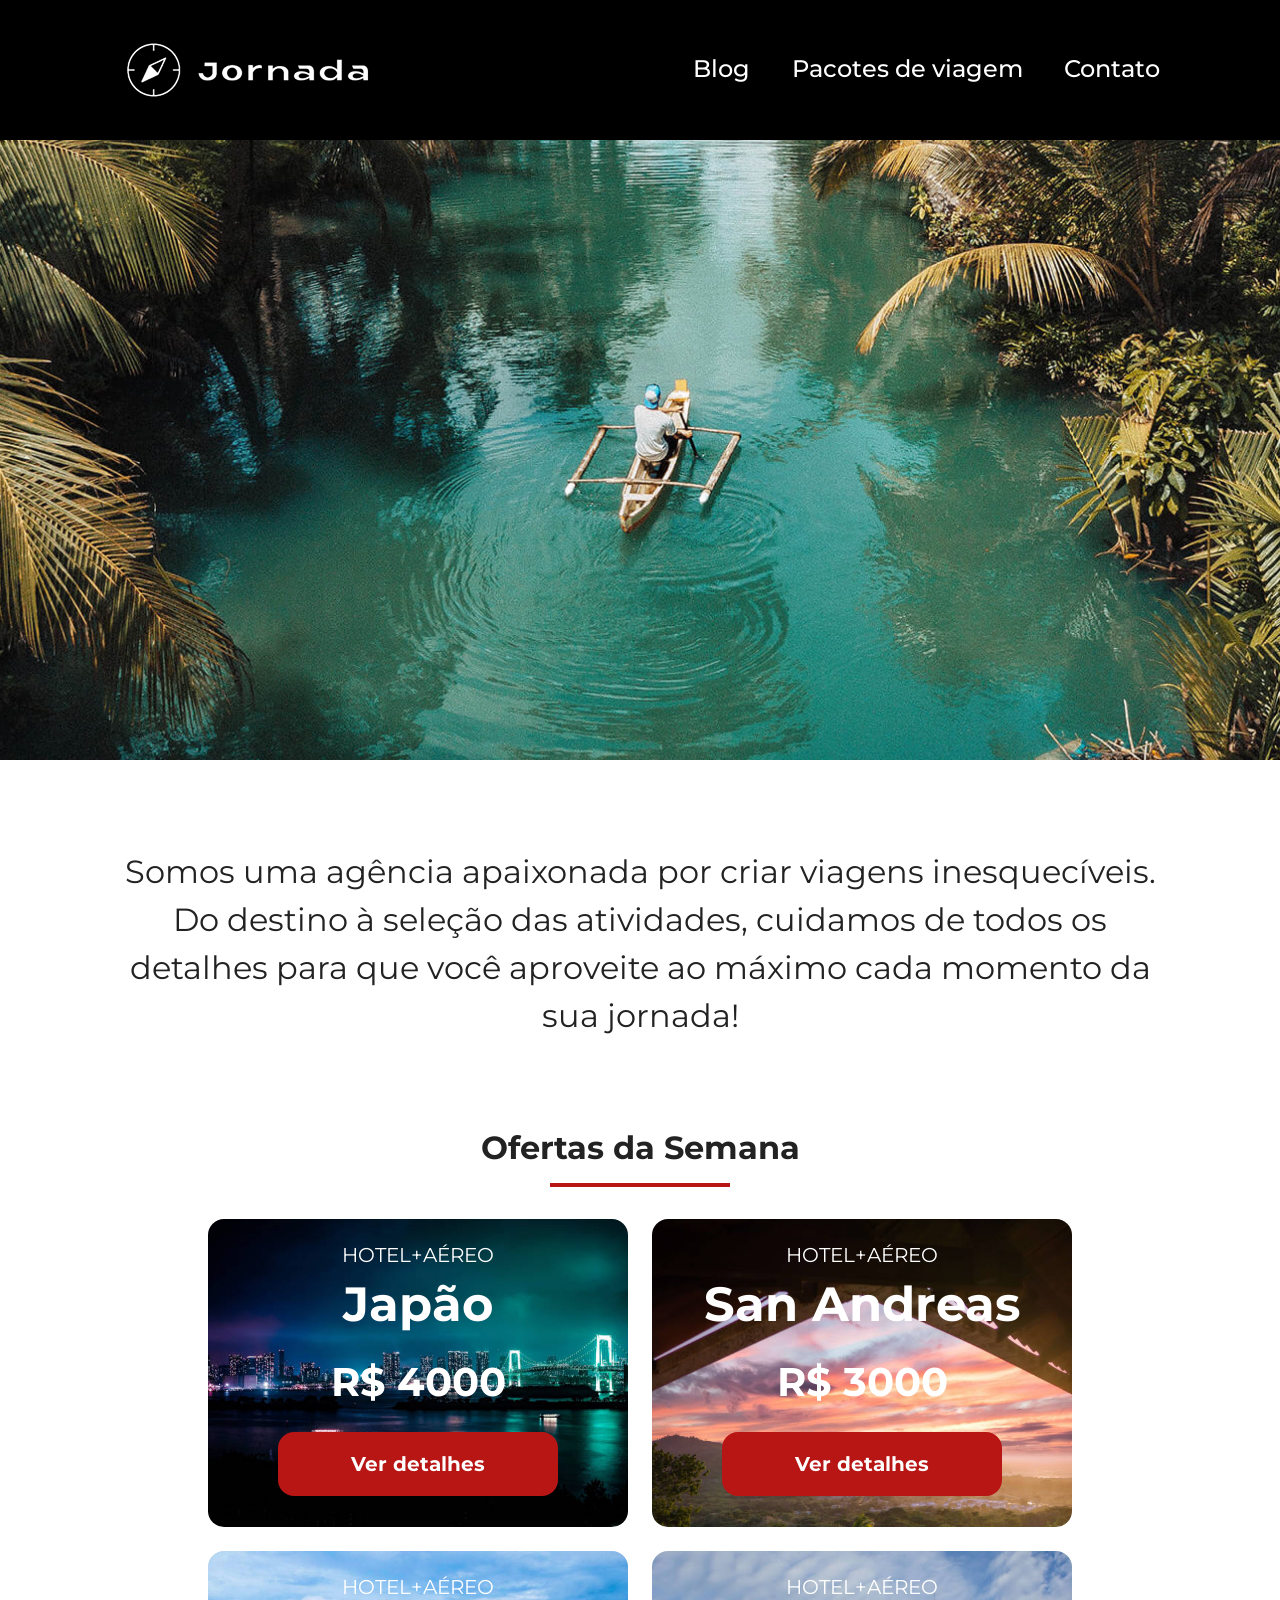
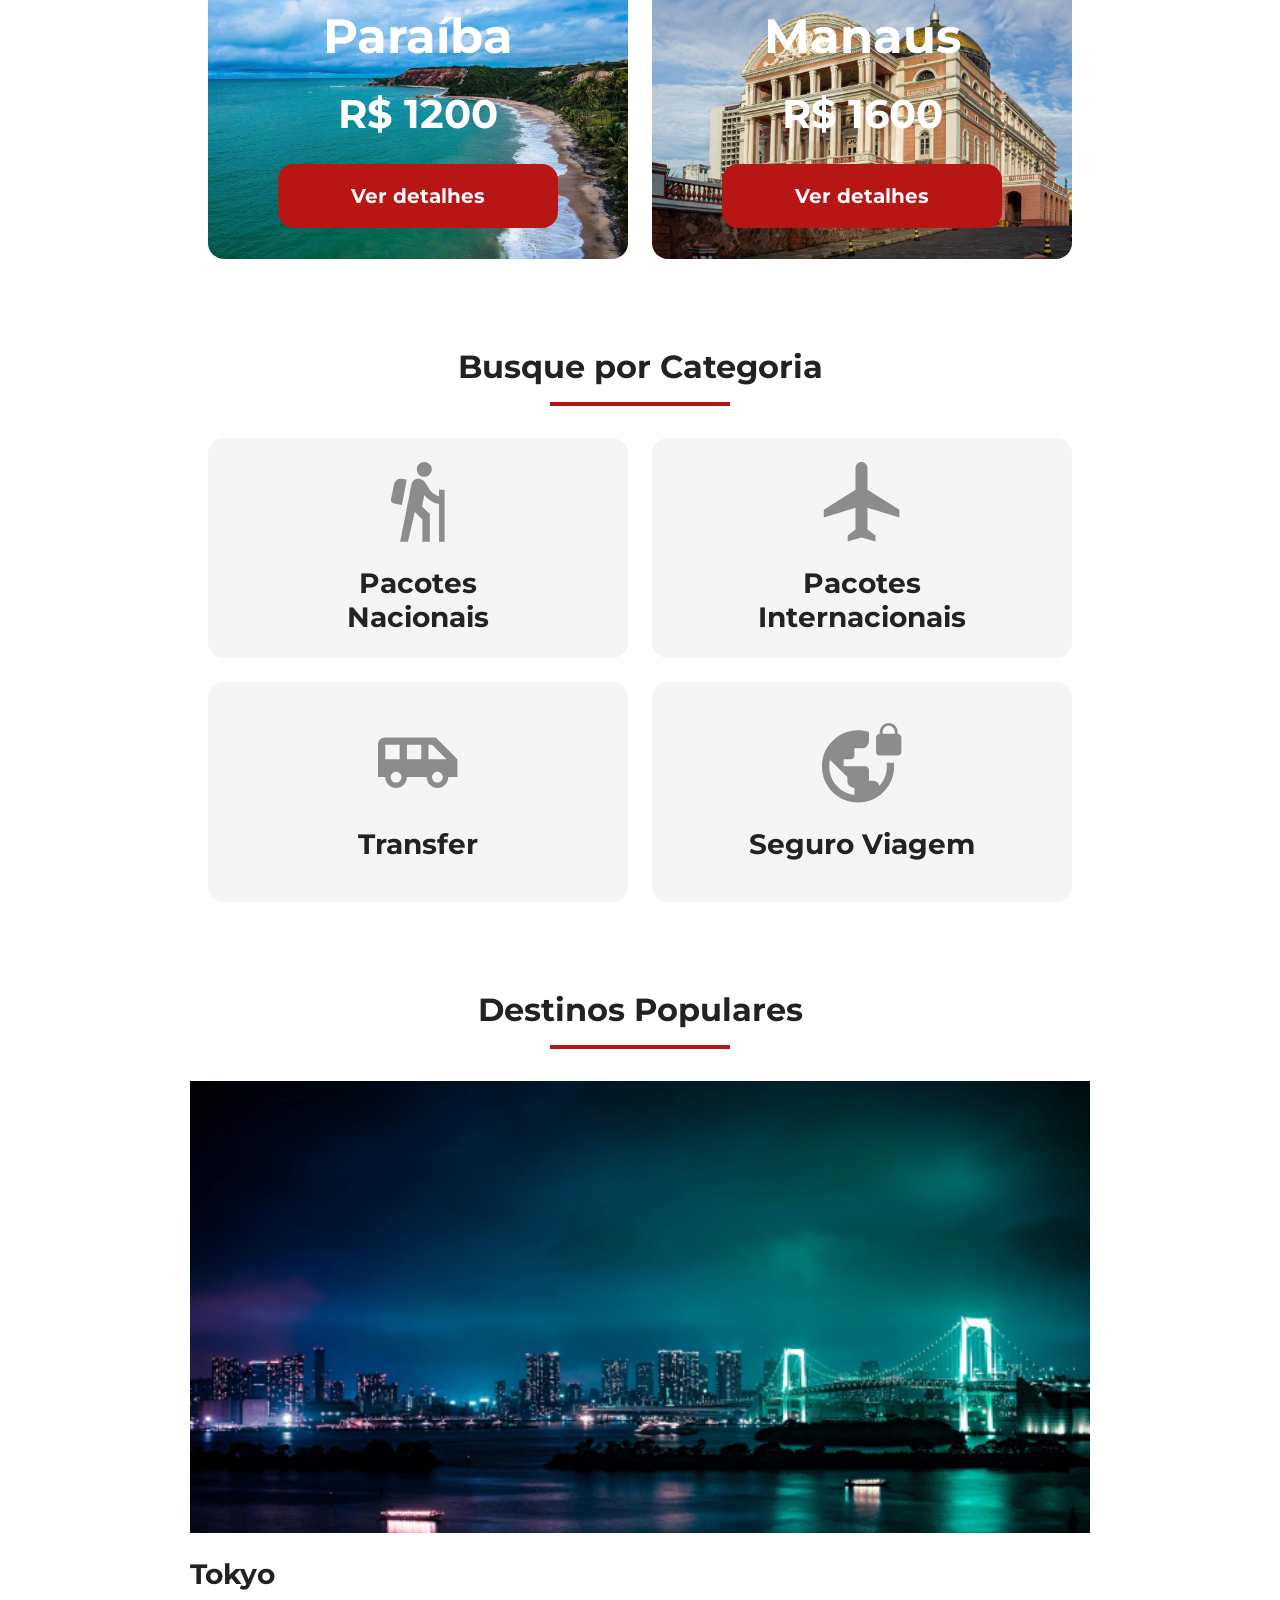
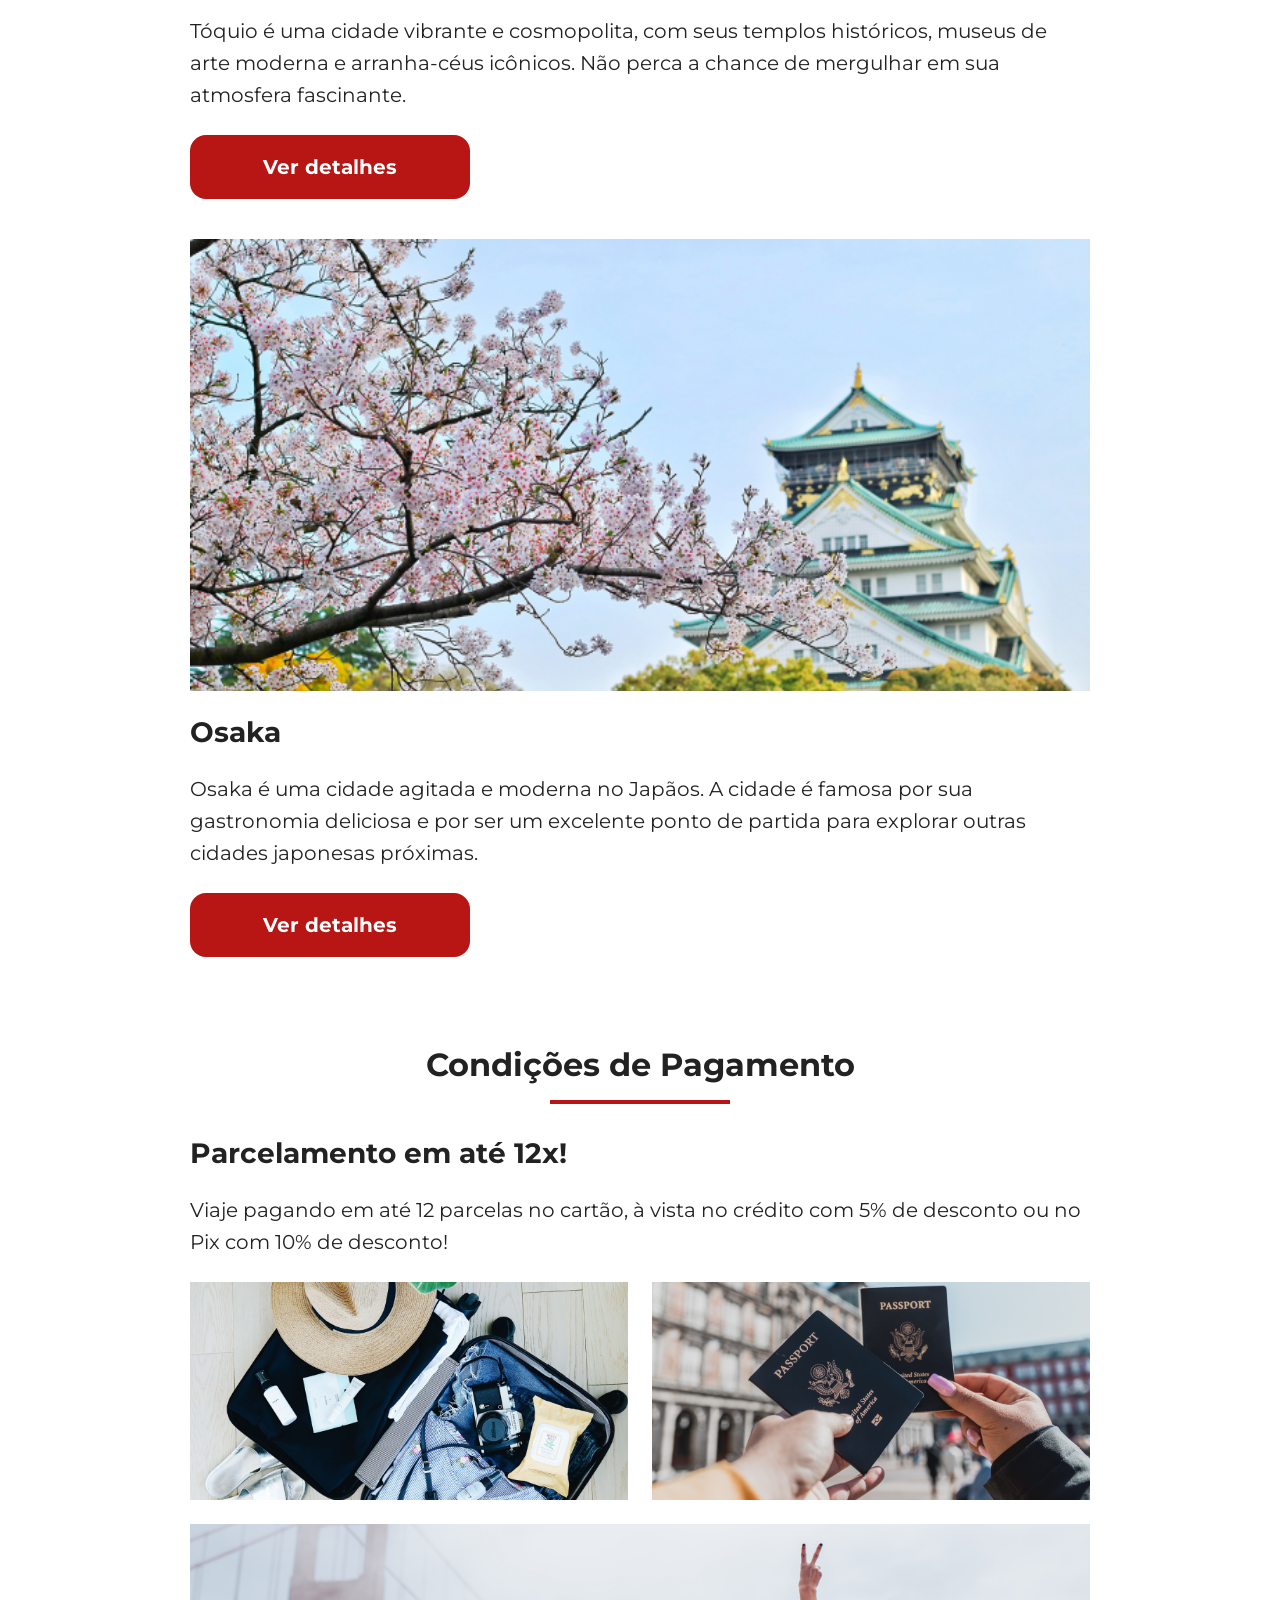
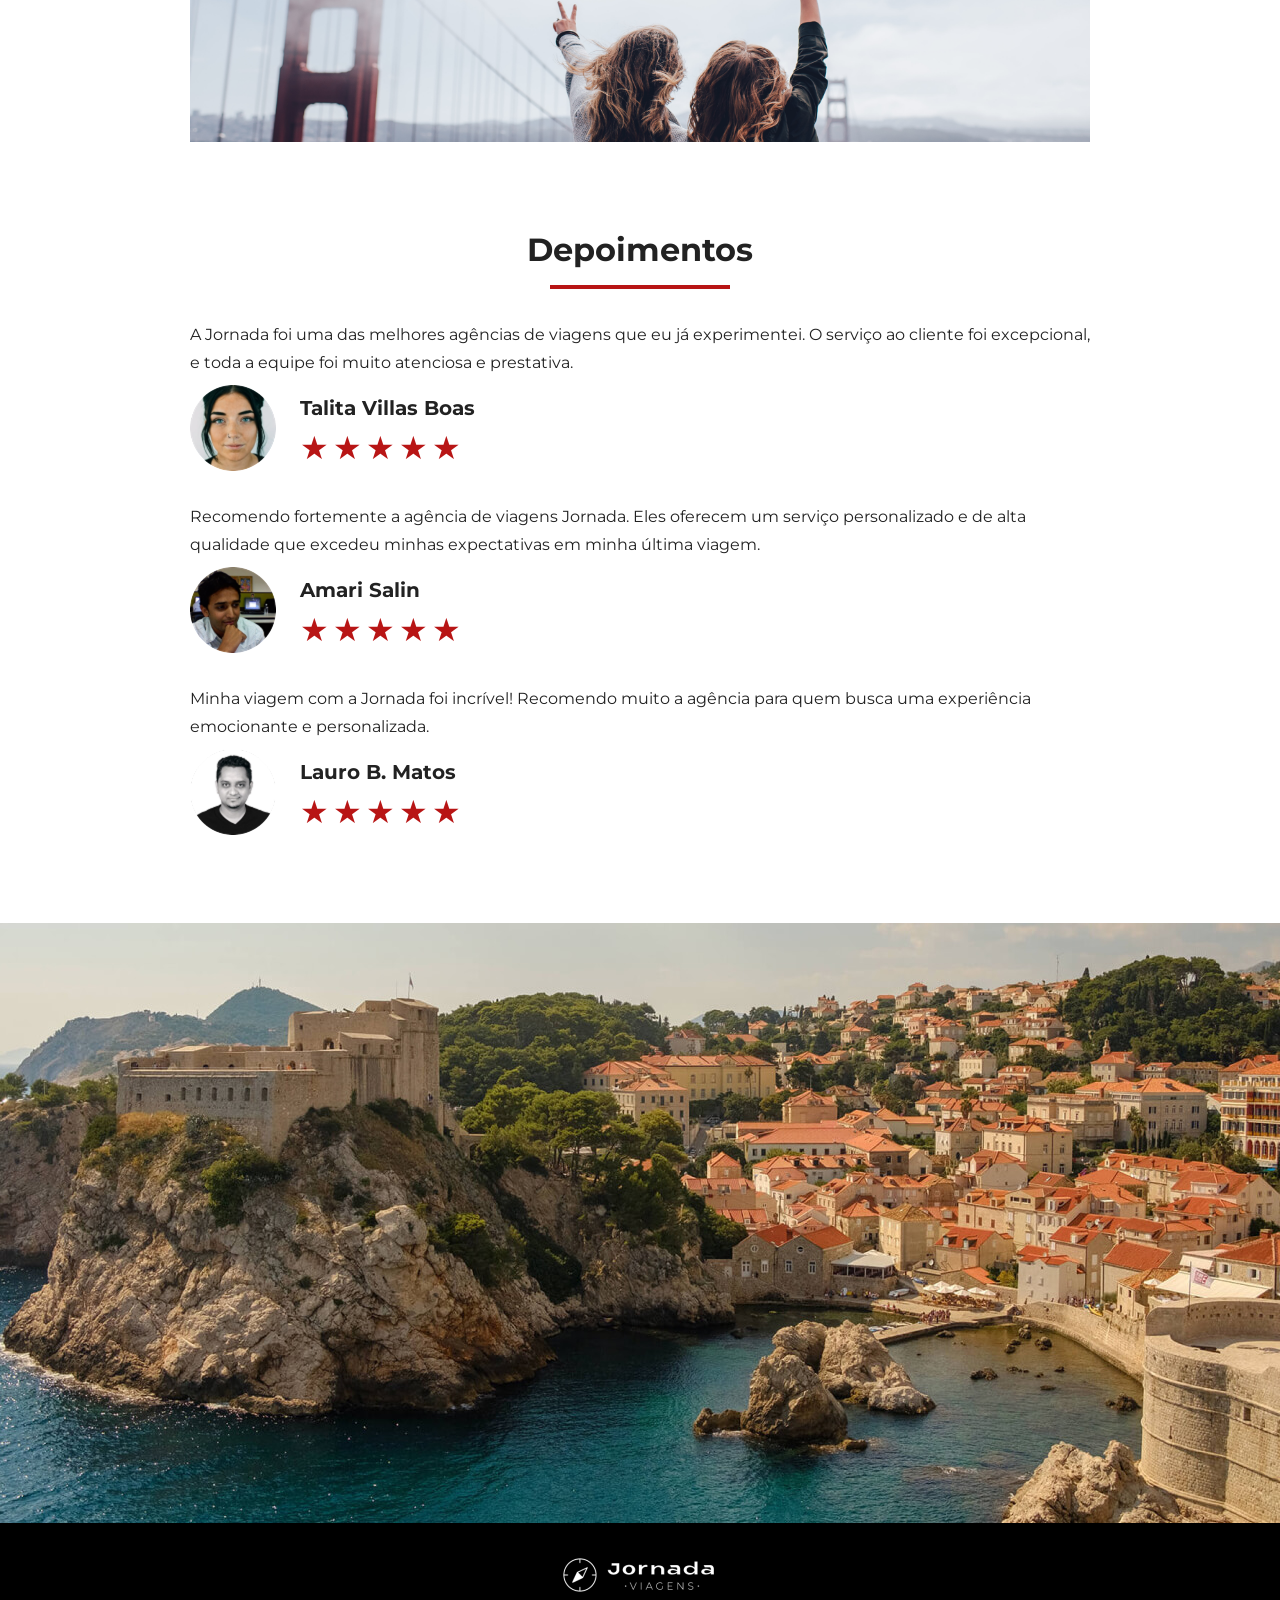
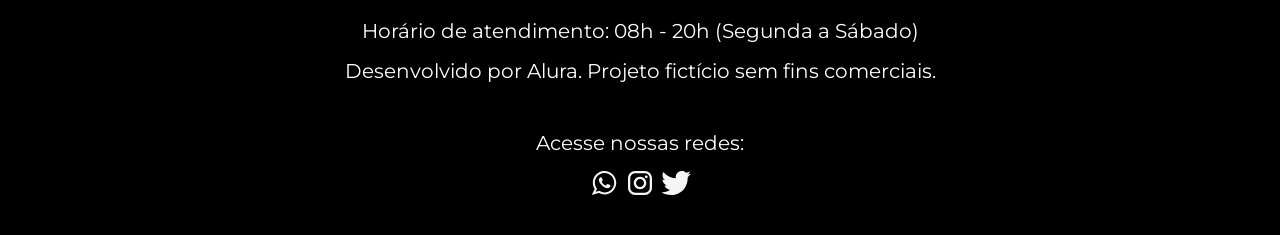
<file: index.html>
<!doctype html>
<html lang="pt-BR">
  <head>
    <meta charset="UTF-8" />
    <meta name="viewport" content="width=device-width, initial-scale=1.0" />
    <meta
      name="description"
      content="Jornada Viagens, uma agência apaixonada por criar viagens inesquecíveis"
    />
    <meta name="og:title" content="Jornada Viagens" />
    <meta
      name="og:description"
      content="Jornada Viagens, uma agência apaixonada por criar viagens inesquecíveis"
    />
    <meta
      name="og:image"
      content="https://fco-gabriel-silva.github.io/jornada-viagens/img/logo-footer.png"
    />
    <meta name="og:type" content="website" />
    <meta
      name="og:url"
      content="https://fco-gabriel-silva.github.io/jornada-viagens"
    />

    <link rel="icon" href="favicon.svg" type="xml/svg" />
    <link rel="stylesheet" href="css/index.css" />

    <title>Jornada Viagens</title>
  </head>
  <body>
    <header class="main-header">
      <a class="logo" href="index.html" title="voltar para a página inicial">
        <img
          class="img-mobile"
          src="img/bussola-jornada-branco.png"
          alt="Bússola do logo Jornada Viagens na cor branca"
        />
        <img
          class="img-desktop"
          src="img/bussola-texto-jornada-branco.png"
          alt="Bússola do logo Jornada Viagens na cor branca"
        />
      </a>
      <div class="navigation-menu">
        <label for="menu">
          <img src="img/menu.png" alt="menu" />
        </label>
        <input type="checkbox" id="menu" hidden />
        <nav>
          <ul class="list-links">
            <li>
              <a href="blog.html" target="_blank" title="Acessar Blog">Blog</a>
            </li>
            <li>
              <a
                href="pacotes.html"
                target="_blank"
                title="Acessar Pacotes de viagem"
              >
                Pacotes de viagem
              </a>
            </li>
            <li>
              <a href="contato.html" target="_blank" title="Acessar Contato">
                Contato
              </a>
            </li>
          </ul>
        </nav>
      </div>
    </header>

    <main>
      <section class="hero">
        <div class="hero-img"></div>
        <h2>
          Somos uma agência apaixonada por criar viagens inesquecíveis. Do
          destino à seleção das atividades, cuidamos de todos os detalhes para
          que você aproveite ao máximo cada momento da sua jornada!
        </h2>
      </section>

      <section class="offers">
        <div class="section-title">
          <h2>Ofertas da Semana</h2>
          <hr />
        </div>

        <div class="offers-cards">
          <article class="card japao">
            <header>
              <p>HOTEL+AÉREO</p>
              <h3>
                Japão <br />
                <span>R$ 4000</span>
              </h3>
            </header>
            <footer>
              <a href="#" class="button">Ver detalhes</a>
            </footer>
          </article>

          <article class="card san-andreas">
            <header>
              <p>HOTEL+AÉREO</p>
              <h3>
                San Andreas <br />
                <span>R$ 3000</span>
              </h3>
            </header>
            <footer>
              <a href="#" class="button">Ver detalhes</a>
            </footer>
          </article>

          <article class="card paraiba">
            <header>
              <p>HOTEL+AÉREO</p>
              <h3>
                Paraíba <br />
                <span>R$ 1200</span>
              </h3>
            </header>
            <footer>
              <a href="#" class="button">Ver detalhes</a>
            </footer>
          </article>

          <article class="card manaus">
            <header>
              <p>HOTEL+AÉREO</p>
              <h3>
                Manaus <br />
                <span>R$ 1600</span>
              </h3>
            </header>
            <footer>
              <a href="#" class="button">Ver detalhes</a>
            </footer>
          </article>
        </div>
      </section>

      <section class="categories">
        <div class="section-title">
          <h2>Busque por Categoria</h2>
          <hr />
        </div>

        <div class="categories-cards">
          <a
            class="card"
            href="#"
            target="_blank"
            title="Busque pela categoria Pacotes Nacionais"
          >
            <img
              src="./icons/icon-pacotes-nacionais.svg"
              alt="ícone cinza representando uma pessoa fazendo tracking"
            />
            <h3 class="content-title">
              Pacotes <br />
              Nacionais
            </h3>
          </a>

          <a
            class="card"
            href="#"
            target="_blank"
            title="Busque pela categoria Pacotes Internacionais"
          >
            <img
              src="./icons/icon-pacotes-internacionais.svg"
              alt="ícone cinza representando um avião"
            />
            <h3 class="content-title">
              Pacotes <br />
              Internacionais
            </h3>
          </a>

          <a
            class="card"
            href="#"
            target="_blank"
            title="Busque pela categoria Transfer"
          >
            <img
              src="./icons/icon-transfer.svg"
              alt="ícone cinza representando um ônibus"
            />
            <h3 class="content-title">Transfer</h3>
          </a>

          <a
            class="card"
            href="#"
            target="_blank"
            title="Busque pela categoria Seguro Viagem"
          >
            <img
              src="./icons/icon-seguro-viagem.svg"
              alt="ícone cinza representando o planeta terra com um cadeado"
            />
            <h3 class="content-title">Seguro Viagem</h3>
          </a>
        </div>
      </section>

      <section class="destinations">
        <div class="section-title">
          <h2>Destinos Populares</h2>
          <hr />
        </div>

        <div class="destination-items">
          <article class="item tokyo">
            <header>
              <div class="img-item"></div>
              <h3 class="content-title">Tokyo</h3>
            </header>
            <p class="content-text">
              Tóquio é uma cidade vibrante e cosmopolita, com seus templos
              históricos, museus de arte moderna e arranha-céus icônicos. Não
              perca a chance de mergulhar em sua atmosfera fascinante.
            </p>
            <footer>
              <a
                href="#"
                class="button"
                target="_blank"
                title="Veja mais detalhes do destino Tokyo"
                >Ver detalhes</a
              >
            </footer>
          </article>

          <article class="item osaka">
            <header>
              <div class="img-item"></div>
              <h3 class="content-title">Osaka</h3>
            </header>
            <p class="content-text">
              Osaka é uma cidade agitada e moderna no Japãos. A cidade é famosa
              por sua gastronomia deliciosa e por ser um excelente ponto de
              partida para explorar outras cidades japonesas próximas.
            </p>
            <footer>
              <a
                href="#"
                class="button"
                target="_blank"
                title="Veja mais detalhes do destino Osaka"
                >Ver detalhes</a
              >
            </footer>
          </article>
        </div>
      </section>

      <section class="payments">
        <div class="section-title">
          <h2>Condições de Pagamento</h2>
          <hr />
        </div>

        <div class="content-container">
          <div class="text-content">
            <h3 class="content-title">Parcelamento em até 12x!</h3>
            <p class="content-text">
              Viaje pagando em até 12 parcelas no cartão, à vista no crédito com
              5% de desconto ou no Pix com 10% de desconto!
            </p>
          </div>
          <div class="image-content">
            <div class="image bag"></div>
            <div class="image passport"></div>
            <div class="image people colspan-2"></div>
          </div>
        </div>
      </section>

      <section class="testimonials">
        <div class="section-title">
          <h2>Depoimentos</h2>
          <hr />
        </div>

        <div class="testimonials-container">
          <article>
            <header>
              <p>
                A Jornada foi uma das melhores agências de viagens que eu já
                experimentei. O serviço ao cliente foi excepcional, e toda a
                equipe foi muito atenciosa e prestativa.
              </p>
            </header>
            <footer>
              <img
                src="img/avatar-talita.png"
                alt="imagem de perfil da cliente Talita Villas Boas"
              />
              <div class="profile-content">
                <h3>Talita Villas Boas</h3>
                <div class="rating">
                  <span class="star">★</span>
                  <span class="star">★</span>
                  <span class="star">★</span>
                  <span class="star">★</span>
                  <span class="star">★</span>
                </div>
              </div>
            </footer>
          </article>
          <article>
            <header>
              <p>
                Recomendo fortemente a agência de viagens Jornada. Eles oferecem
                um serviço personalizado e de alta qualidade que excedeu minhas
                expectativas em minha última viagem.
              </p>
            </header>
            <footer>
              <img
                src="img/avatar-amari.png"
                alt="imagem de perfil do cliente Amari Salin"
              />
              <div class="profile-content">
                <h3>Amari Salin</h3>
                <div class="rating">
                  <span class="star">★</span>
                  <span class="star">★</span>
                  <span class="star">★</span>
                  <span class="star">★</span>
                  <span class="star">★</span>
                </div>
              </div>
            </footer>
          </article>
          <article>
            <header>
              <p>
                Minha viagem com a Jornada foi incrível! Recomendo muito a
                agência para quem busca uma experiência emocionante e
                personalizada.
              </p>
            </header>
            <footer>
              <img
                src="img/avatar-lauro.png"
                alt="imagem de perfil do cliente Lauro B. Matos"
              />
              <div class="profile-content">
                <h3>Lauro B. Matos</h3>
                <div class="rating">
                  <span class="star">★</span>
                  <span class="star">★</span>
                  <span class="star">★</span>
                  <span class="star">★</span>
                  <span class="star">★</span>
                </div>
              </div>
            </footer>
          </article>
        </div>
      </section>

      <section class="bottom-hero">
        <div class="hero-img"></div>
      </section>
    </main>

    <footer class="main-footer">
      <div class="footer-content">
        <img src="img/logo-footer.png" alt="logo completo Jornada Viagens" />
        <p>Horário de atendimento: 08h - 20h (Segunda a Sábado)</p>
        <p>Desenvolvido por Alura. Projeto fictício sem fins comerciais.</p>
      </div>

      <div class="footer-social">
        <p>Acesse nossas redes:</p>
        <a href="#" target="_blank" title="Entre em contato via WhatsApp"
          ><img
            src="icons/icon-whatsapp-branco.svg"
            alt="ícone do WhatsApp na cor branca"
        /></a>
        <a
          href="#"
          target="_blank"
          title="Acesse o Instagram do Jornada Viagens"
          ><img
            src="icons/icon-instagram-branco.svg"
            alt="ícone do Instagram na cor branca"
        /></a>
        <a href="#" target="_blank" title="Acesse o Twitter do Jornada Viagens"
          ><img
            src="icons/icon-twitter-branco.svg"
            alt="ícone do Twitter na cor branca"
        /></a>
      </div>
    </footer>
  </body>
</html>
</file>
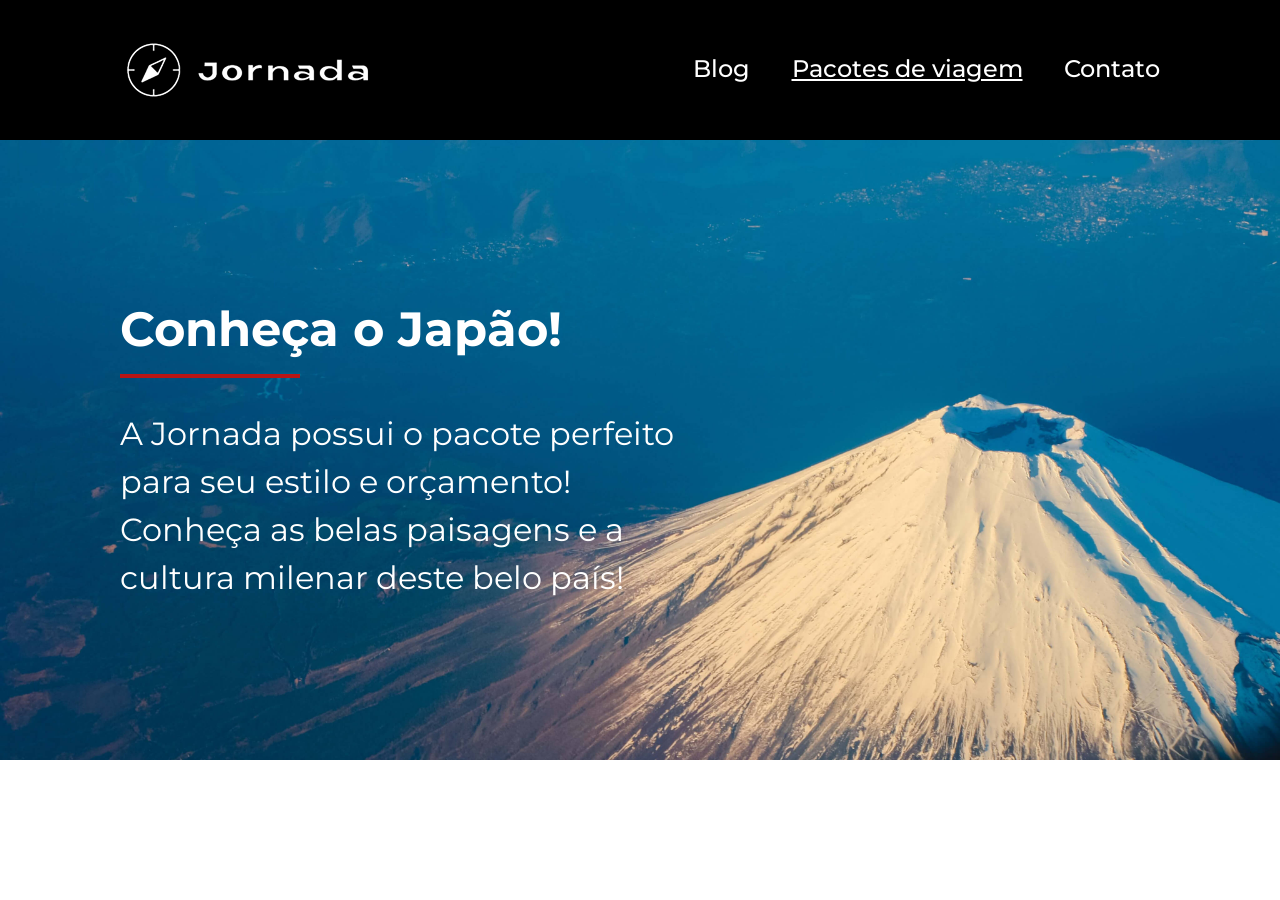
<file: destino.html>
<!doctype html>
<html lang="pt-BR">
  <head>
    <meta charset="UTF-8" />
    <meta name="viewport" content="width=device-width, initial-scale=1.0" />
    <link rel="stylesheet" href="./css/index.css" />
    <title>Destino</title>
  </head>
  <body>
    <header class="main-header">
      <a class="logo" href="index.html" title="voltar para a página inicial">
        <img
          class="img-mobile"
          src="img/bussola-jornada-branco.png"
          alt="Bússola do logo Jornada Viagens na cor branca"
        />
        <img
          class="img-desktop"
          src="img/bussola-texto-jornada-branco.png"
          alt="Bússola do logo Jornada Viagens na cor branca"
        />
      </a>
      <div class="navigation-menu">
        <label for="menu">
          <img src="img/menu.png" alt="menu" />
        </label>
        <input type="checkbox" id="menu" hidden />
        <nav>
          <ul class="list-links">
            <li>
              <a href="blog.html" target="_blank" title="Acessar Blog">Blog</a>
            </li>
            <li>
              <a
                href="pacotes.html"
                target="_blank"
                title="Acessar Pacotes de viagem"
                class="selected-page"
              >
                Pacotes de viagem
              </a>
            </li>
            <li>
              <a href="contato.html" target="_blank" title="Acessar Contato">
                Contato
              </a>
            </li>
          </ul>
        </nav>
      </div>
    </header>

    <main>
      <section class="TravelPackagesHero hero">
        <div class="hero-img">
          <div class="hero-content">
            <div class="section-title">
              <h1>Conheça o Japão!</h1>
              <hr />
            </div>

            <p>
              A Jornada possui o pacote perfeito para seu estilo e orçamento!
              Conheça as belas paisagens e a cultura milenar deste belo país!
            </p>
          </div>
        </div>
      </section>
    </main>
  </body>
</html>
</file>
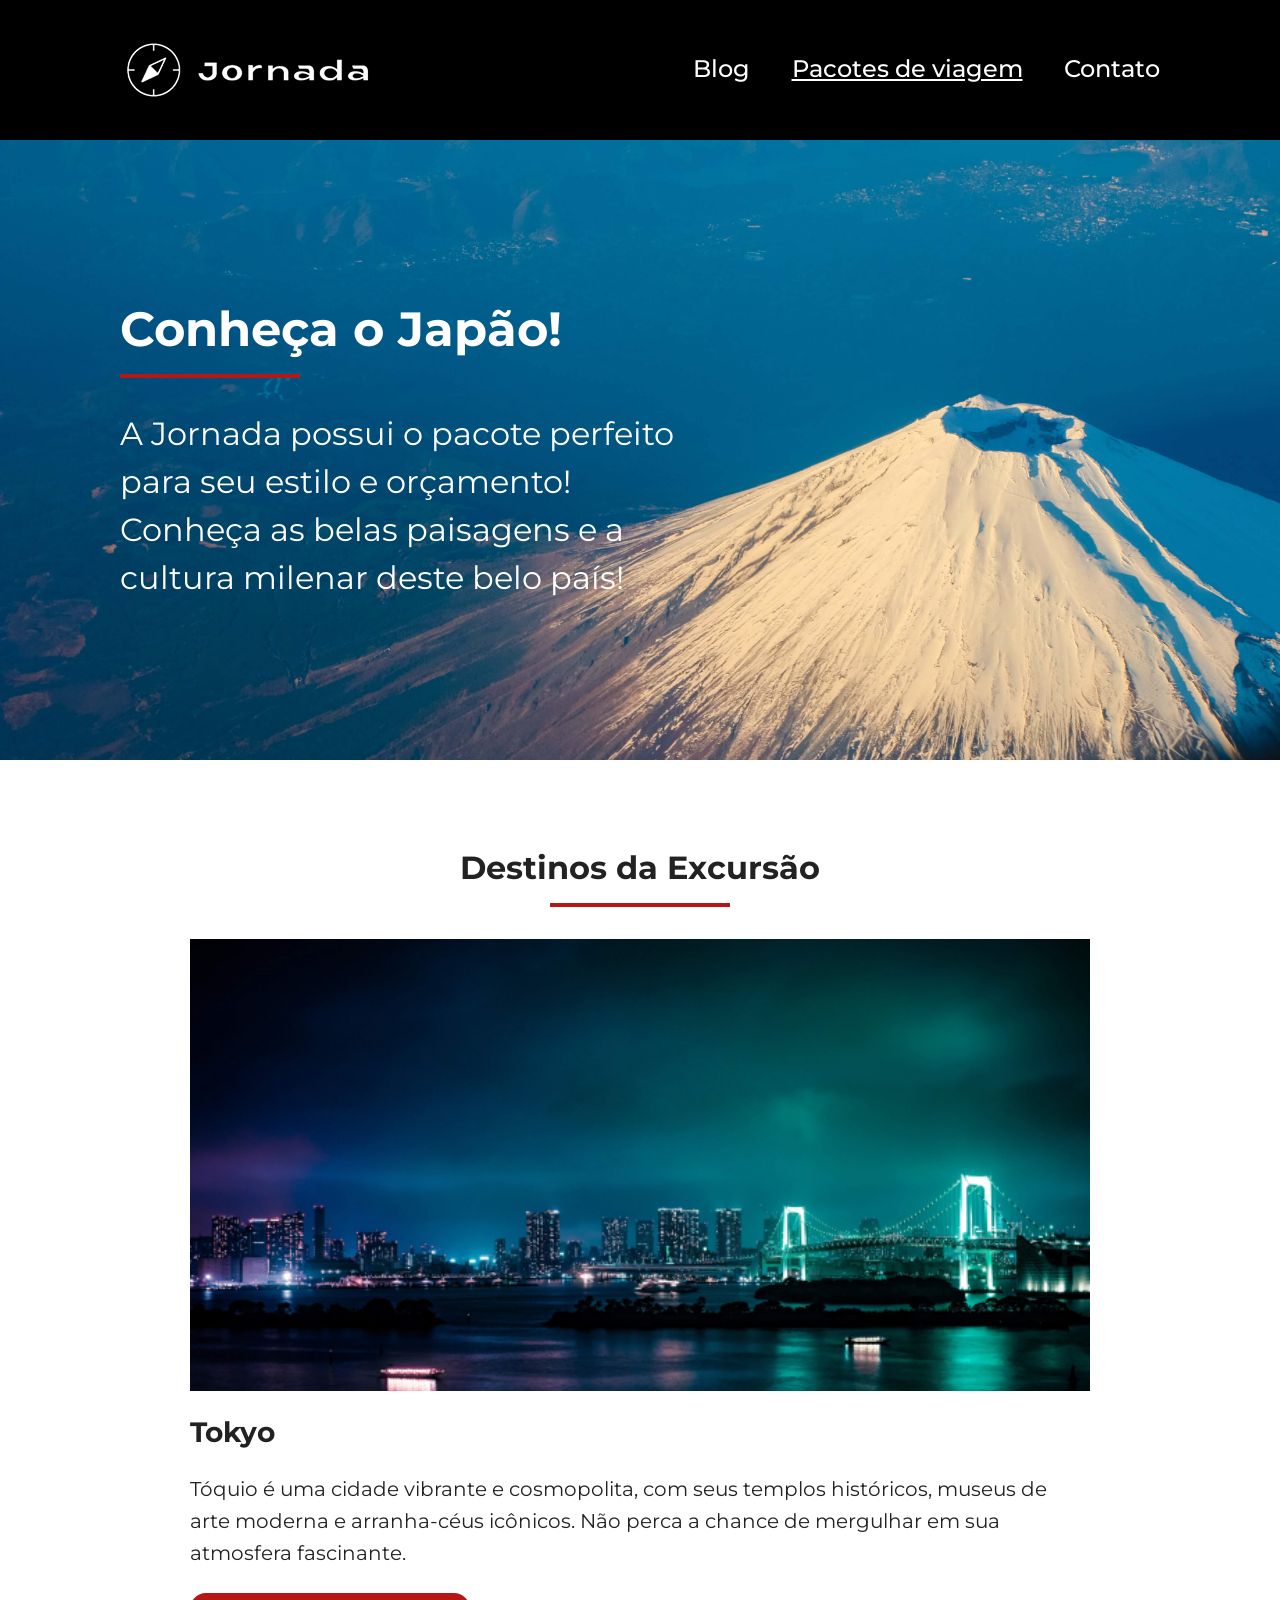
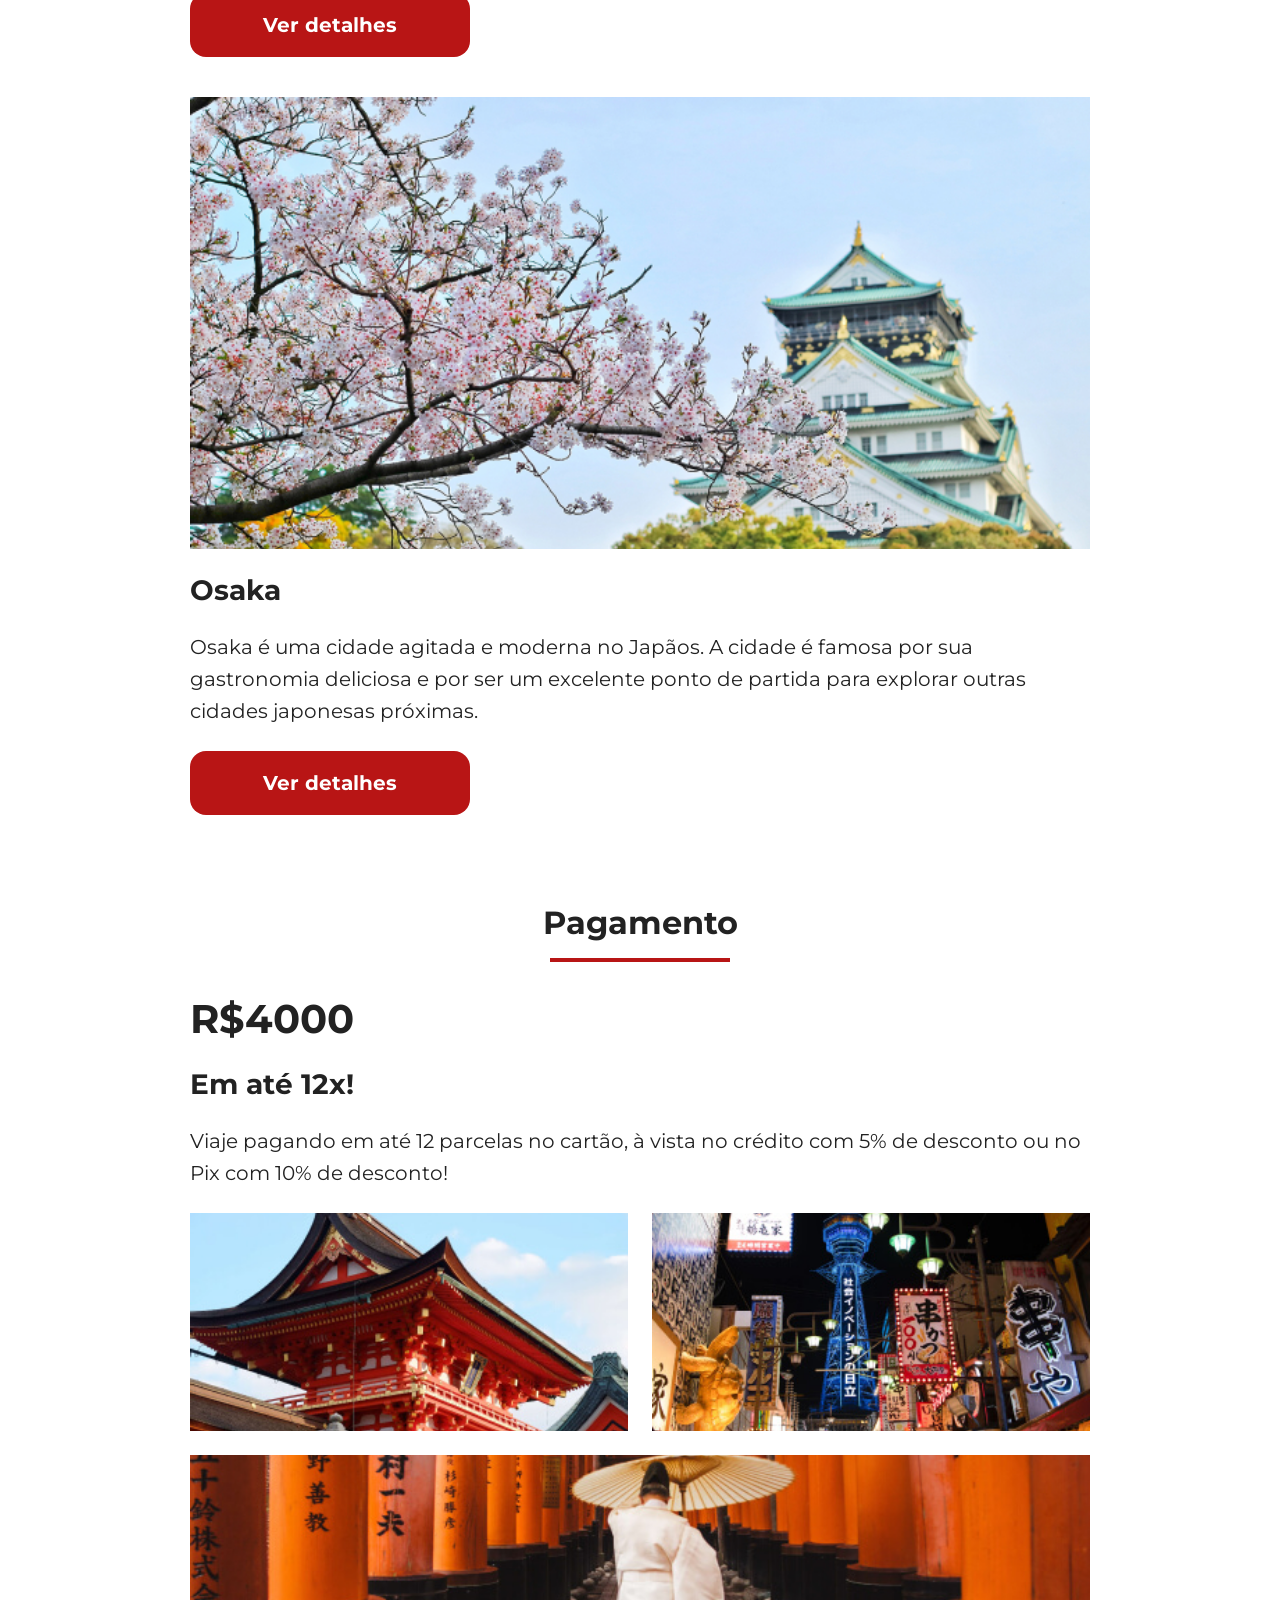
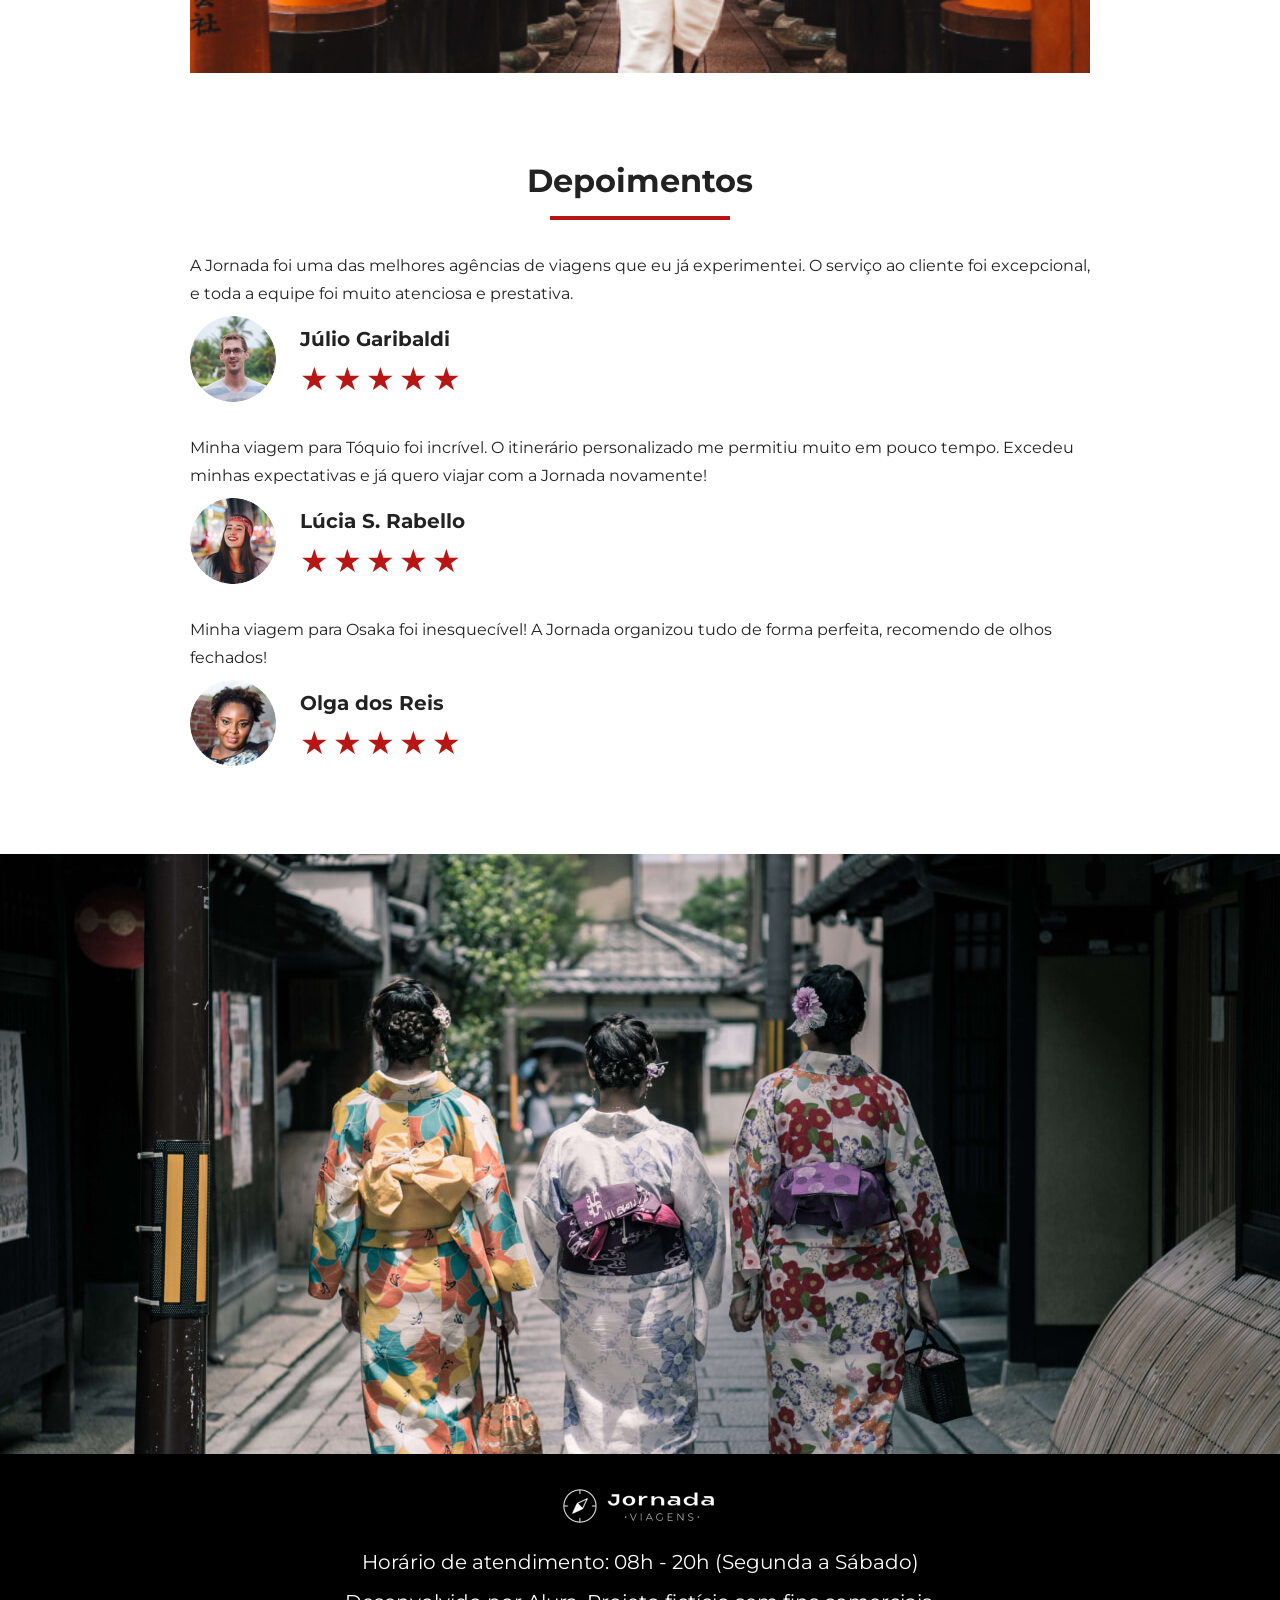
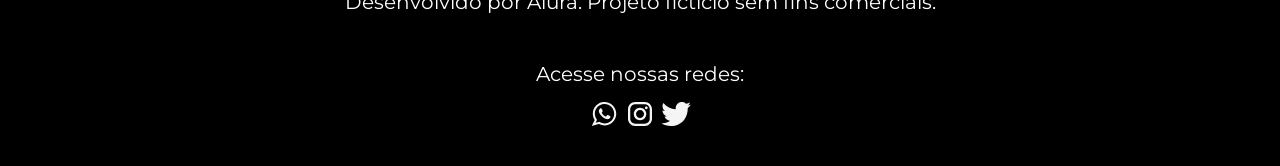
<file: pacotes.html>
<!doctype html>
<html lang="pt-BR">
  <head>
    <meta charset="UTF-8" />
    <meta name="viewport" content="width=device-width, initial-scale=1.0" />
    <meta
      name="description"
      content="Jornada Viagens, uma agência apaixonada por criar viagens inesquecíveis"
    />
    <meta name="og:title" content="Jornada Viagens" />
    <meta
      name="og:description"
      content="Jornada Viagens, uma agência apaixonada por criar viagens inesquecíveis"
    />
    <meta
      name="og:image"
      content="https://fco-gabriel-silva.github.io/jornada-viagens/img/logo-footer.png"
    />
    <meta name="og:type" content="website" />
    <meta
      name="og:url"
      content="https://fco-gabriel-silva.github.io/jornada-viagens"
    />

    <link rel="icon" href="favicon.svg" type="xml/svg" />
    <link rel="stylesheet" href="./css/index.css" />
    <title>Jornada Viagens</title>
  </head>
  <body>
    <header class="main-header">
      <a class="logo" href="index.html" title="voltar para a página inicial">
        <img
          class="img-mobile"
          src="img/bussola-jornada-branco.png"
          alt="Bússola do logo Jornada Viagens na cor branca"
        />
        <img
          class="img-desktop"
          src="img/bussola-texto-jornada-branco.png"
          alt="Bússola do logo Jornada Viagens na cor branca"
        />
      </a>
      <div class="navigation-menu">
        <label for="menu">
          <img src="img/menu.png" alt="menu" />
        </label>
        <input type="checkbox" id="menu" hidden />
        <nav>
          <ul class="list-links">
            <li>
              <a href="blog.html" target="_blank" title="Acessar Blog">Blog</a>
            </li>
            <li>
              <a
                href="pacotes.html"
                target="_blank"
                title="Acessar Pacotes de viagem"
                class="selected-page"
              >
                Pacotes de viagem
              </a>
            </li>
            <li>
              <a href="contato.html" target="_blank" title="Acessar Contato">
                Contato
              </a>
            </li>
          </ul>
        </nav>
      </div>
    </header>

    <main>
      <section class="TravelPackagesHero hero">
        <div class="hero-img">
          <div class="hero-content">
            <div class="section-title">
              <h1>Conheça o Japão!</h1>
              <hr />
            </div>

            <p>
              A Jornada possui o pacote perfeito para seu estilo e orçamento!
              Conheça as belas paisagens e a cultura milenar deste belo país!
            </p>
          </div>
        </div>
      </section>

      <section class="destinations">
        <div class="section-title">
          <h2>Destinos da Excursão</h2>
          <hr />
        </div>

        <div class="destination-items">
          <article class="item tokyo">
            <header>
              <div class="img-item"></div>
              <h3 class="content-title">Tokyo</h3>
            </header>
            <p class="content-text">
              Tóquio é uma cidade vibrante e cosmopolita, com seus templos
              históricos, museus de arte moderna e arranha-céus icônicos. Não
              perca a chance de mergulhar em sua atmosfera fascinante.
            </p>
            <footer>
              <a
                href="#"
                class="button"
                target="_blank"
                title="Veja mais detalhes do destino Tokyo"
                >Ver detalhes</a
              >
            </footer>
          </article>

          <article class="item osaka">
            <header>
              <div class="img-item"></div>
              <h3 class="content-title">Osaka</h3>
            </header>
            <p class="content-text">
              Osaka é uma cidade agitada e moderna no Japãos. A cidade é famosa
              por sua gastronomia deliciosa e por ser um excelente ponto de
              partida para explorar outras cidades japonesas próximas.
            </p>
            <footer>
              <a
                href="#"
                class="button"
                target="_blank"
                title="Veja mais detalhes do destino Osaka"
                >Ver detalhes</a
              >
            </footer>
          </article>
        </div>
      </section>

      <section class="TravelPackagesPayments payments">
        <div class="section-title">
          <h2>Pagamento</h2>
          <hr />
        </div>

        <div class="content-container">
          <div class="text-content">
            <h3 class="content-super-title">R$4000</h3>
            <h4 class="content-title">Em até 12x!</h4>
            <p class="content-text">
              Viaje pagando em até 12 parcelas no cartão, à vista no crédito com
              5% de desconto ou no Pix com 10% de desconto!
            </p>
          </div>
          <div class="image-content">
            <div class="image house"></div>
            <div class="image city"></div>
            <div class="image hallway colspan-2"></div>
          </div>
        </div>
      </section>

      <section class="testimonials">
        <div class="section-title">
          <h2>Depoimentos</h2>
          <hr />
        </div>

        <div class="testimonials-container">
          <article>
            <header>
              <p>
                A Jornada foi uma das melhores agências de viagens que eu já
                experimentei. O serviço ao cliente foi excepcional, e toda a
                equipe foi muito atenciosa e prestativa.
              </p>
            </header>
            <footer>
              <img
                src="img/avatar-julio.png"
                alt="imagem de perfil do cliente Júlio Garibaldi"
              />
              <div class="profile-content">
                <h3>Júlio Garibaldi</h3>
                <div class="rating">
                  <span class="star">★</span>
                  <span class="star">★</span>
                  <span class="star">★</span>
                  <span class="star">★</span>
                  <span class="star">★</span>
                </div>
              </div>
            </footer>
          </article>
          <article>
            <header>
              <p>
                Minha viagem para Tóquio foi incrível. O itinerário
                personalizado me permitiu muito em pouco tempo. Excedeu minhas
                expectativas e já quero viajar com a Jornada novamente!
              </p>
            </header>
            <footer>
              <img
                src="img/avatar-lucia.png"
                alt="imagem de perfil da cliente Lúcia S. Rabello"
              />
              <div class="profile-content">
                <h3>Lúcia S. Rabello</h3>
                <div class="rating">
                  <span class="star">★</span>
                  <span class="star">★</span>
                  <span class="star">★</span>
                  <span class="star">★</span>
                  <span class="star">★</span>
                </div>
              </div>
            </footer>
          </article>
          <article>
            <header>
              <p>
                Minha viagem para Osaka foi inesquecível! A Jornada organizou
                tudo de forma perfeita, recomendo de olhos fechados!
              </p>
            </header>
            <footer>
              <img
                src="img/avatar-olga.png"
                alt="imagem de perfil da cliente Olga dos Reis"
              />
              <div class="profile-content">
                <h3>Olga dos Reis</h3>
                <div class="rating">
                  <span class="star">★</span>
                  <span class="star">★</span>
                  <span class="star">★</span>
                  <span class="star">★</span>
                  <span class="star">★</span>
                </div>
              </div>
            </footer>
          </article>
        </div>
      </section>

      <section class="TravelPackagesBottomHero bottom-hero">
        <div class="hero-img"></div>
      </section>
    </main>

    <footer class="main-footer">
      <div class="footer-content">
        <img src="img/logo-footer.png" alt="logo completo Jornada Viagens" />
        <p>Horário de atendimento: 08h - 20h (Segunda a Sábado)</p>
        <p>Desenvolvido por Alura. Projeto fictício sem fins comerciais.</p>
      </div>

      <div class="footer-social">
        <p>Acesse nossas redes:</p>
        <a href="#" target="_blank" title="Entre em contato via WhatsApp"
          ><img
            src="icons/icon-whatsapp-branco.svg"
            alt="ícone do WhatsApp na cor branca"
        /></a>
        <a
          href="#"
          target="_blank"
          title="Acesse o Instagram do Jornada Viagens"
          ><img
            src="icons/icon-instagram-branco.svg"
            alt="ícone do Instagram na cor branca"
        /></a>
        <a href="#" target="_blank" title="Acesse o Twitter do Jornada Viagens"
          ><img
            src="icons/icon-twitter-branco.svg"
            alt="ícone do Twitter na cor branca"
        /></a>
      </div>
    </footer>
  </body>
</html>
</file>
<file: css/index.css>
@import url(global.css);
@import url(header.css);
@import url(hero.css);
@import url(offers.css);
@import url(categories.css);
@import url(destinations.css);
@import url(payments.css);
@import url(testimonials.css);
@import url(footer.css);
</file>
